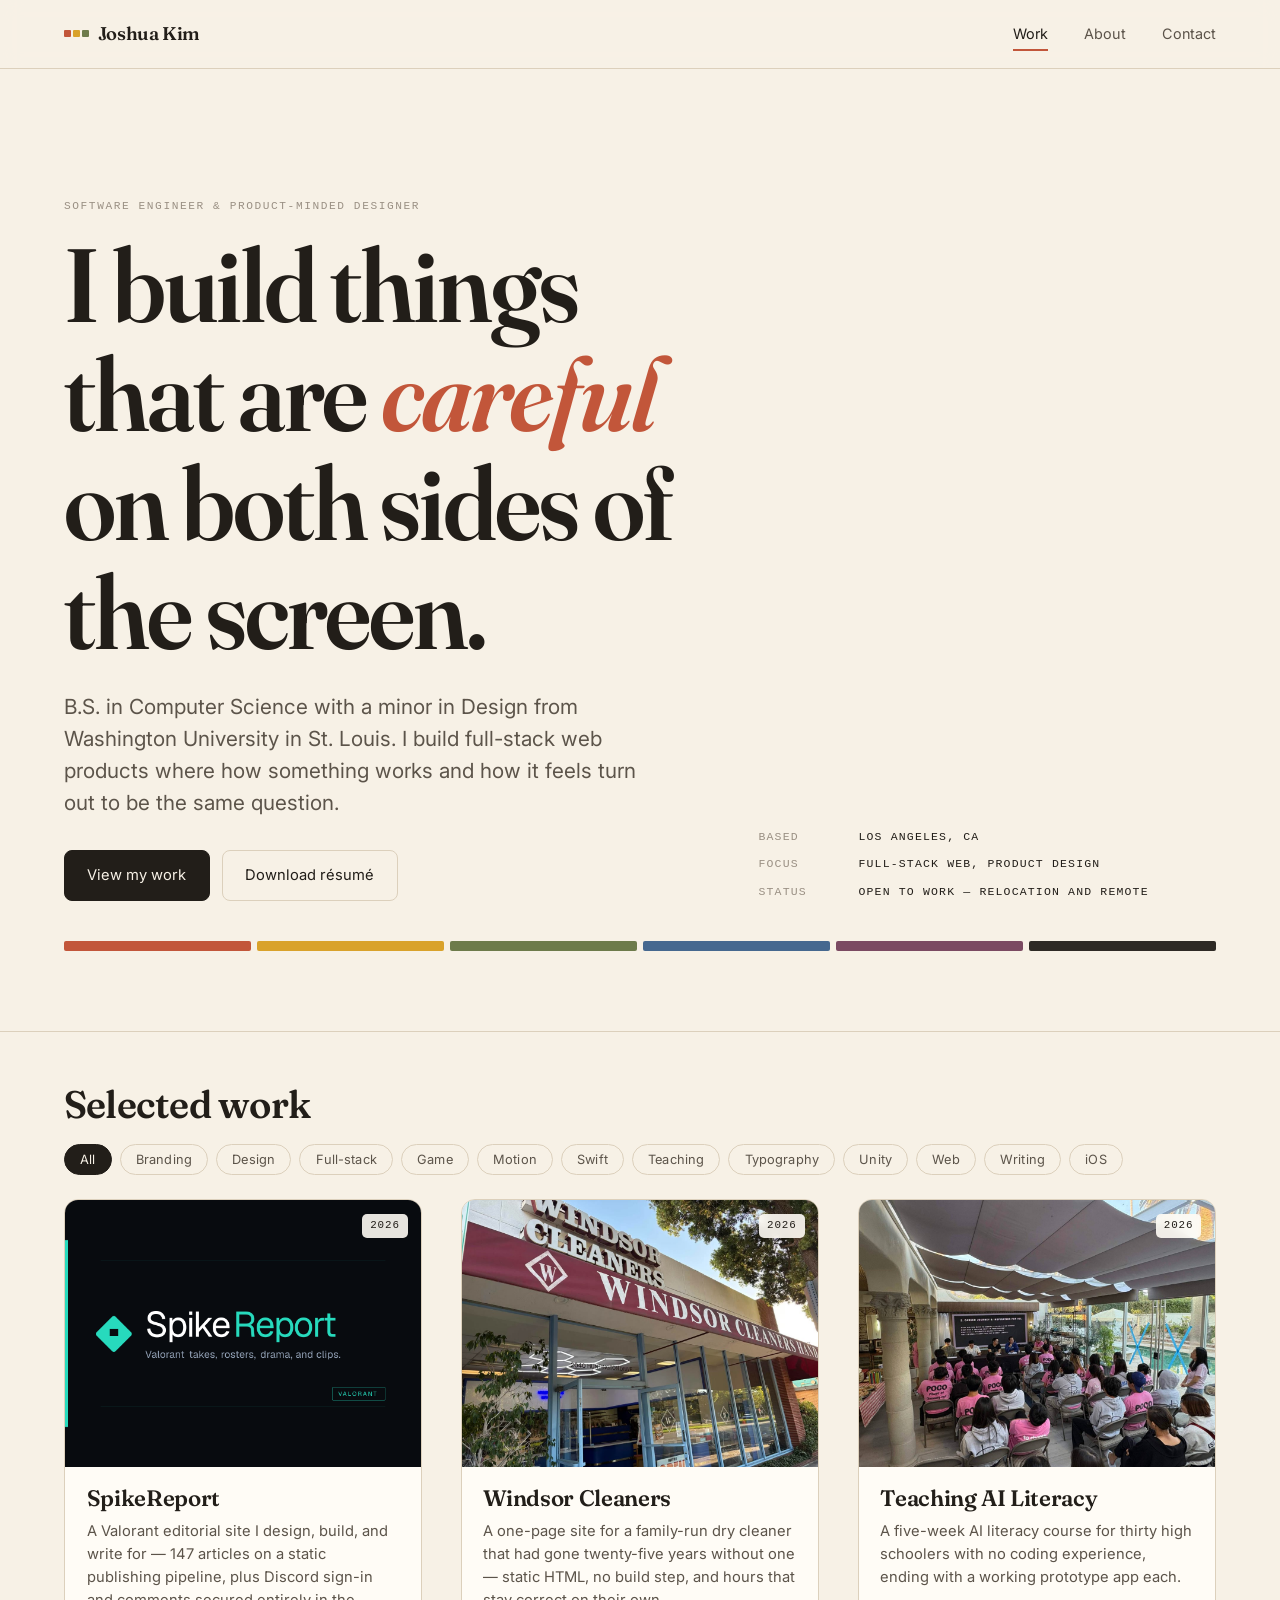
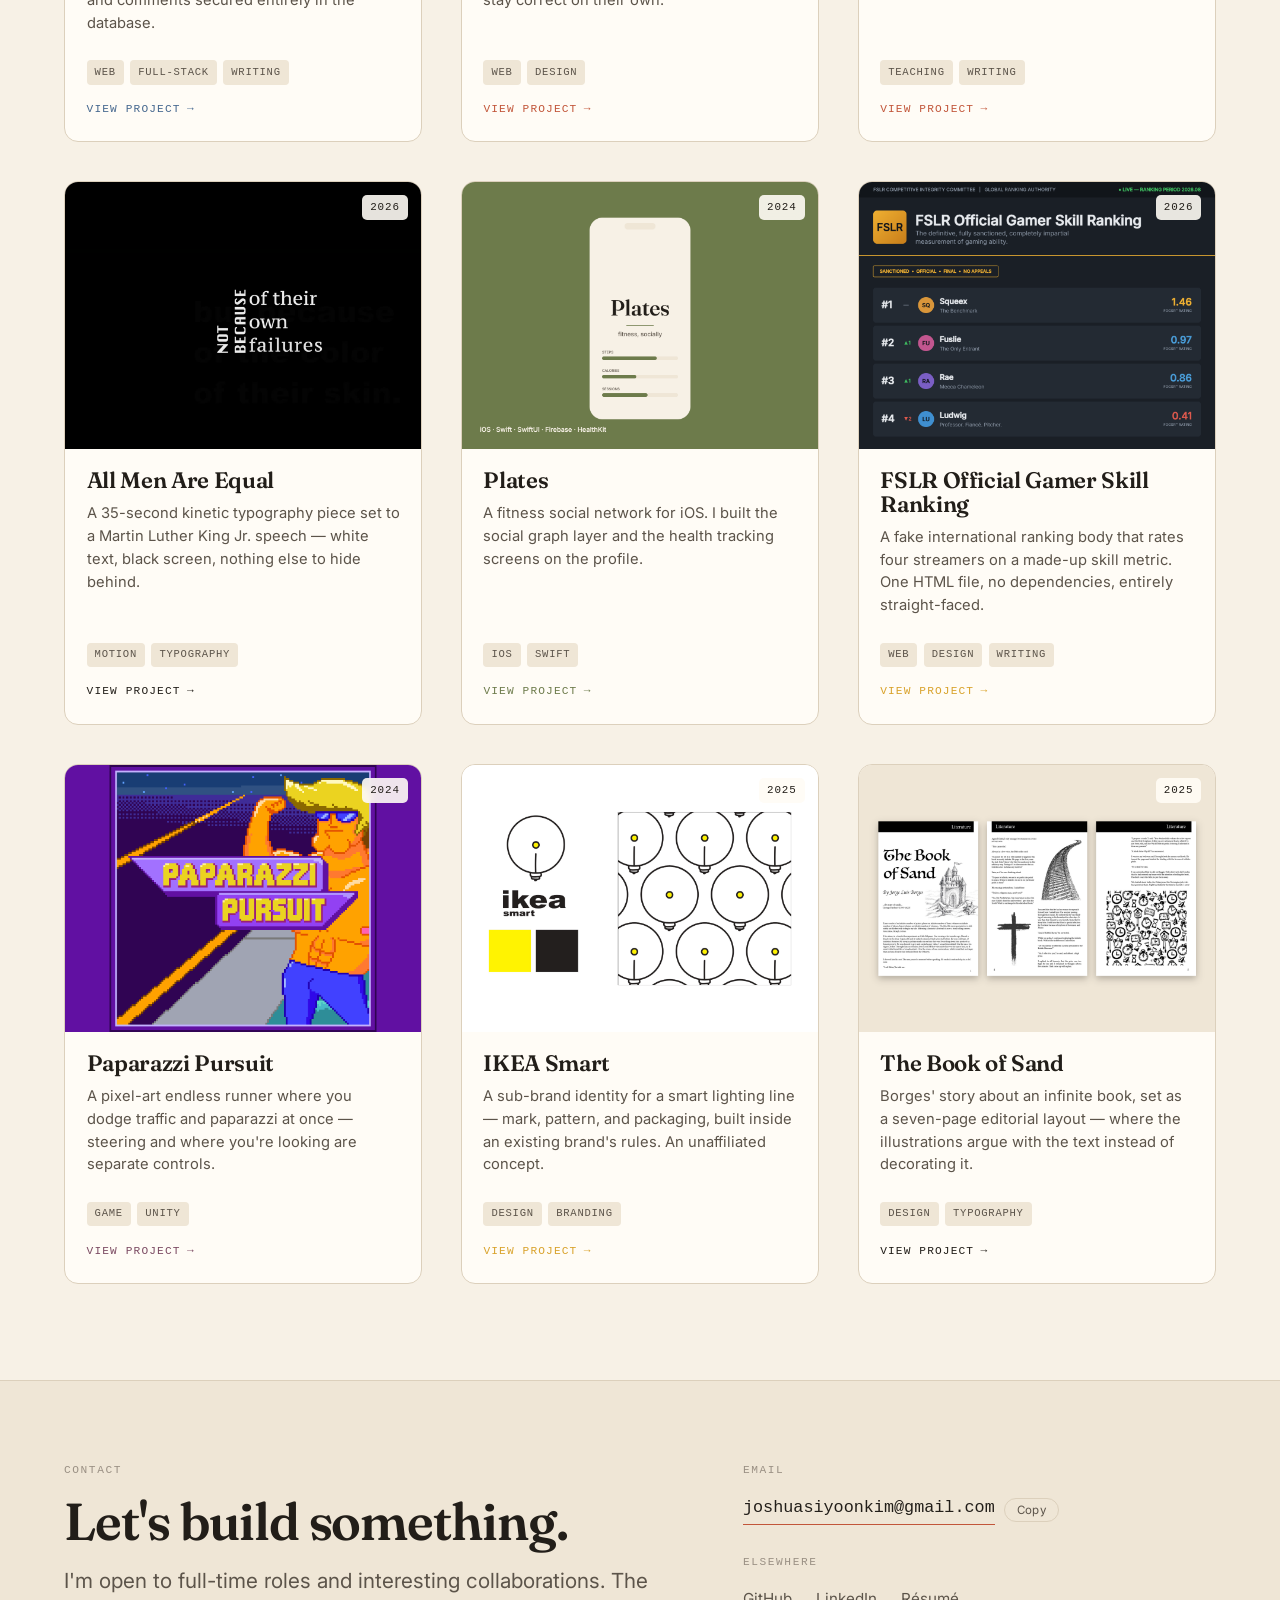
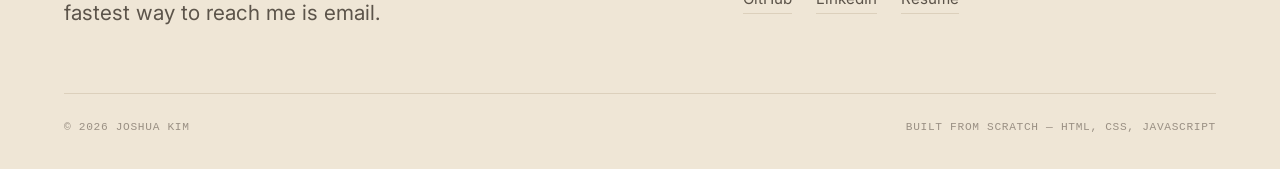
<file: index.html>
<!DOCTYPE html>
<html lang="en">
<head>
  <meta charset="utf-8">
  <meta name="viewport" content="width=device-width, initial-scale=1">
  <title>Joshua Kim — Software Engineer &amp; Designer</title>
  <meta name="description" content="Joshua Kim builds software with a designer's eye. Selected work in web, tools, and visual design.">

  <link rel="canonical" href="https://joshuasiyoonkim.vercel.app/">

  <!-- Social preview — how the link looks pasted into iMessage,
       Slack, LinkedIn, etc. If you move to a custom domain later,
       update the URLs here and in about.html / js/project.js. -->
  <meta property="og:title" content="Joshua Kim — Software Engineer &amp; Designer">
  <meta property="og:description" content="Selected work in web, tools, and visual design.">
  <meta property="og:type" content="website">
  <meta property="og:url" content="https://joshuasiyoonkim.vercel.app/">
  <meta property="og:image" content="https://joshuasiyoonkim.vercel.app/assets/og.png">
  <meta property="og:image:width" content="1200">
  <meta property="og:image:height" content="630">
  <meta name="twitter:card" content="summary_large_image">

  <link rel="icon" href="/assets/favicon.svg" type="image/svg+xml">
  <link rel="preconnect" href="https://fonts.googleapis.com">
  <link rel="preconnect" href="https://fonts.gstatic.com" crossorigin>
  <link href="https://fonts.googleapis.com/css2?family=Fraunces:ital,opsz,wght@0,9..144,400..700;1,9..144,400..700&family=Inter:wght@400;500&display=swap" rel="stylesheet">
  <link rel="stylesheet" href="/css/style.css">
</head>
<body>
  <a class="skip-link" href="#work">Skip to work</a>

  <header class="site-header">
    <div class="wrap">
      <a class="wordmark" href="/">
        <span class="blocks" aria-hidden="true"><i></i><i></i><i></i></span>
        Joshua Kim
      </a>
      <nav class="site-nav">
        <a href="/" aria-current="page">Work</a>
        <a href="/about">About</a>
        <a href="#contact">Contact</a>
      </nav>
    </div>
  </header>

  <main>
    <!-- ---------- Hero ---------- -->
    <section class="hero">
      <div class="wrap">
        <div class="hero-grid">
          <div>
            <p class="eyebrow">Software engineer &amp; product-minded designer</p>
            <h1>I build things that are <em>careful</em> on both sides of the screen.</h1>
            <p class="hero-lede">
              B.S. in Computer Science with a minor in Design from Washington
              University in St. Louis. I build full-stack web products where
              how something works and how it feels turn out to be the same
              question.
            </p>

            <!-- Recruiters often don't scroll. The two things they came for
                 go here, above the fold. -->
            <div class="hero-cta">
              <a class="btn" href="#work">View my work</a>
              <a class="btn secondary" href="/assets/resume.pdf">Download résumé</a>
            </div>
          </div>

          <dl class="hero-meta">
            <div><dt>Based</dt><dd>Los Angeles, CA</dd></div>
            <div><dt>Focus</dt><dd>Full-stack web, product design</dd></div>
            <div><dt>Status</dt><dd>Open to work — relocation and remote</dd></div>
          </dl>
        </div>

        <div class="bar-stack" aria-hidden="true">
          <i></i><i></i><i></i><i></i><i></i><i></i>
        </div>
      </div>
    </section>

    <hr class="rule">

    <!-- ---------- Work grid ---------- -->
    <section id="work">
      <div class="wrap">
        <div class="work-head">
          <h2>Selected work</h2>
          <!-- Filter buttons are generated from your project tags -->
          <div class="filters" id="filters"></div>
        </div>

        <!-- Cards are generated from js/projects.js -->
        <ul class="work-grid" id="work-grid"></ul>
      </div>
    </section>
  </main>

  <!-- ---------- Footer / contact ---------- -->
  <footer class="site-footer" id="contact">
    <div class="wrap">
      <div class="footer-grid">
        <div>
          <p class="eyebrow">Contact</p>
          <h2>Let's build something.</h2>
          <p class="hero-lede">
            I'm open to full-time roles and interesting collaborations.
            The fastest way to reach me is email.
          </p>
        </div>
        <div>
          <p class="eyebrow">Email</p>
          <!-- The address is shown in full on purpose: mailto: does nothing
               for anyone without a mail client set up, and a link labelled
               "Email" gives them no way to find the address at all. -->
          <p class="email-row">
            <a class="email-link" href="mailto:joshuasiyoonkim@gmail.com">joshuasiyoonkim@gmail.com</a>
          </p>

          <p class="eyebrow">Elsewhere</p>
          <div class="contact-links">
            <a href="https://github.com/joshuasiyoonkim" target="_blank" rel="noopener noreferrer">GitHub</a>
            <a href="https://www.linkedin.com/in/joshua-kim-383a74242/" target="_blank" rel="noopener noreferrer">LinkedIn</a>
            <a href="/assets/resume.pdf">Résumé</a>
          </div>
        </div>
      </div>

      <div class="colophon">
        <span>&copy; 2026 Joshua Kim</span>
        <span>Built from scratch — HTML, CSS, JavaScript</span>
      </div>
    </div>
  </footer>

  <script src="/js/projects.js"></script>
  <script src="/js/main.js"></script>
  <script src="/js/contact.js"></script>
</body>
</html>
</file>
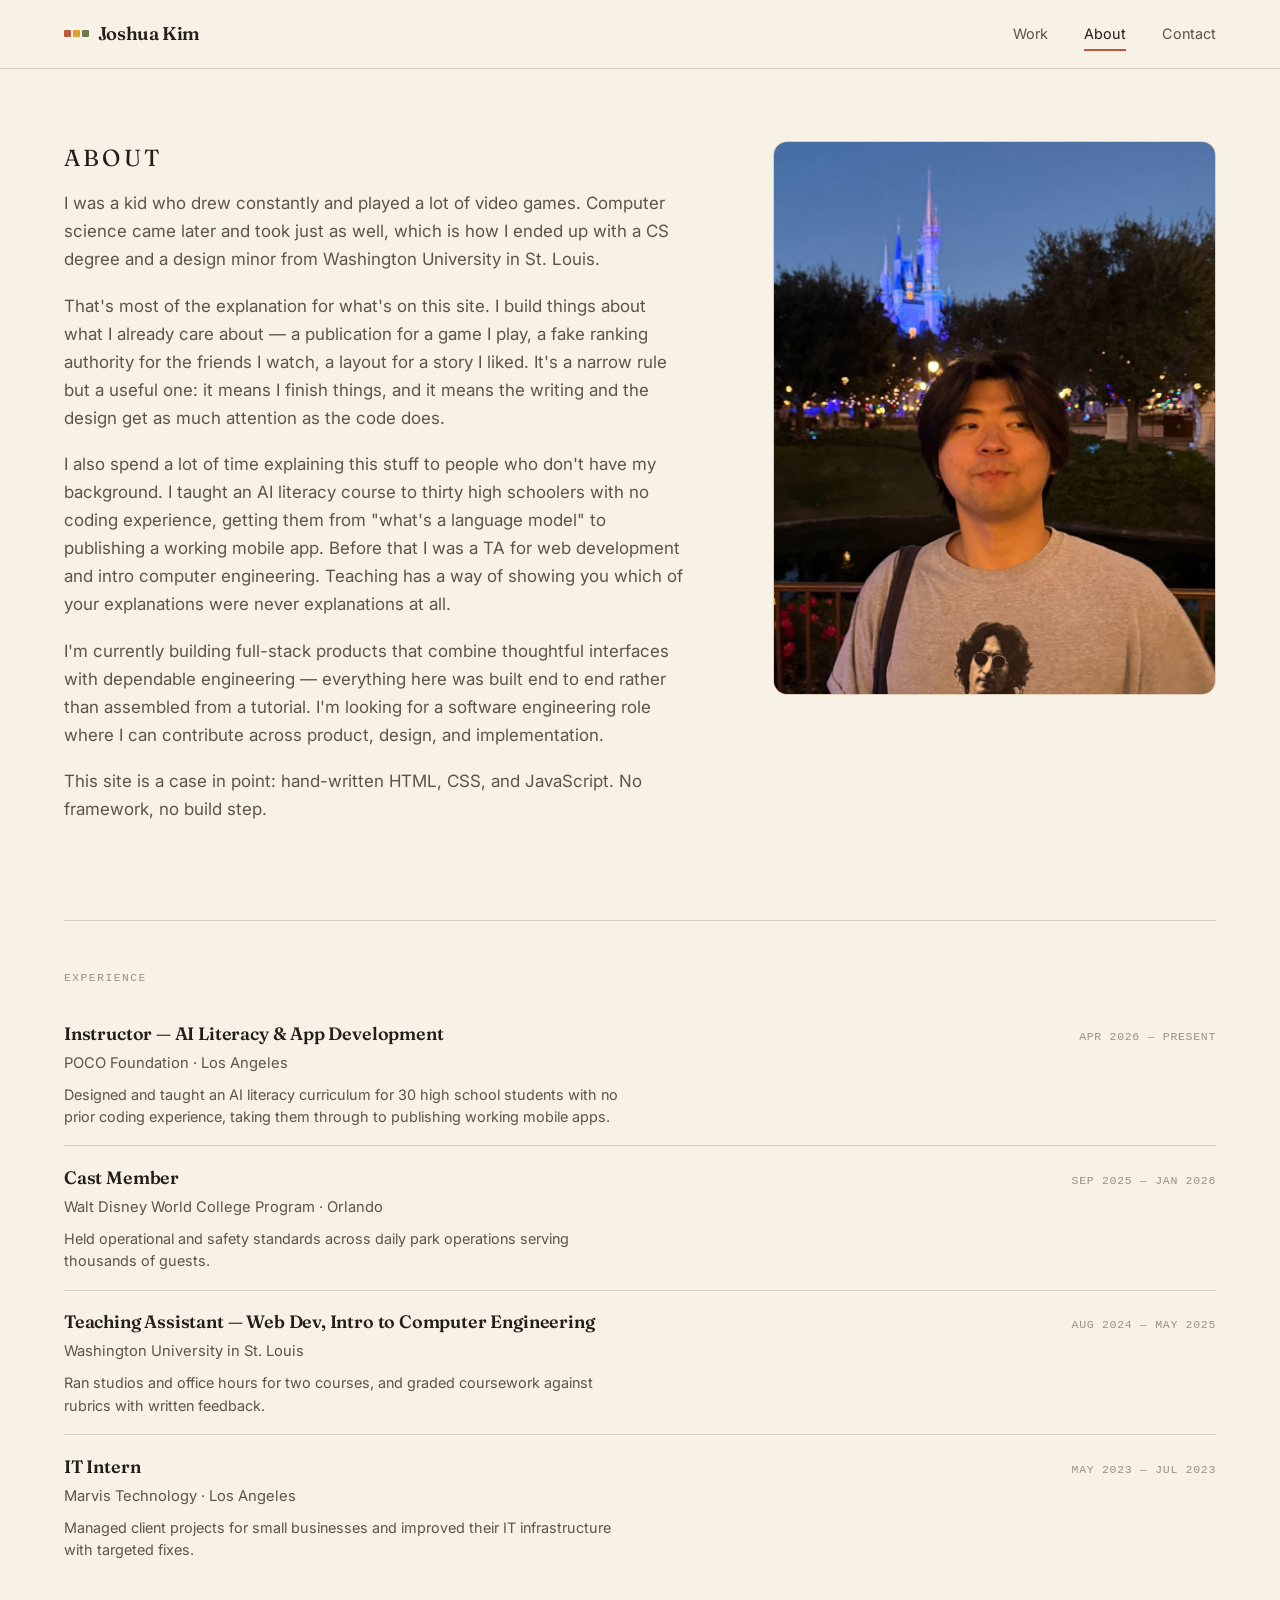
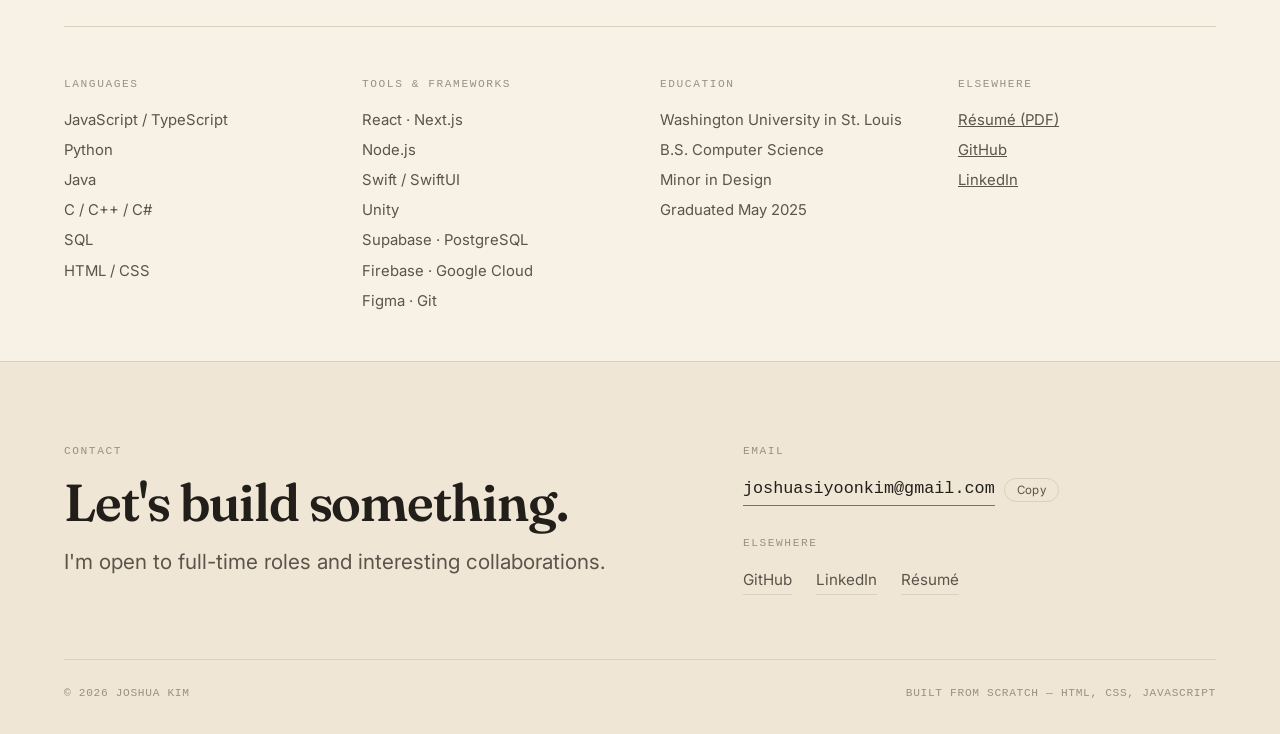
<file: about.html>
<!DOCTYPE html>
<html lang="en">
<head>
  <meta charset="utf-8">
  <meta name="viewport" content="width=device-width, initial-scale=1">
  <title>About — Joshua Kim</title>
  <meta name="description" content="Joshua Kim — computer science graduate with a design minor, building software with an eye for craft.">

  <link rel="canonical" href="https://joshuasiyoonkim.vercel.app/about">

  <meta property="og:title" content="About — Joshua Kim">
  <meta property="og:description" content="Computer science graduate with a design minor, building software with an eye for craft.">
  <meta property="og:type" content="profile">
  <meta property="og:url" content="https://joshuasiyoonkim.vercel.app/about">
  <meta property="og:image" content="https://joshuasiyoonkim.vercel.app/assets/og.png">
  <meta property="og:image:width" content="1200">
  <meta property="og:image:height" content="630">
  <meta name="twitter:card" content="summary_large_image">

  <link rel="icon" href="/assets/favicon.svg" type="image/svg+xml">
  <link rel="preconnect" href="https://fonts.googleapis.com">
  <link rel="preconnect" href="https://fonts.gstatic.com" crossorigin>
  <link href="https://fonts.googleapis.com/css2?family=Fraunces:ital,opsz,wght@0,9..144,400..700;1,9..144,400..700&family=Inter:wght@400;500&display=swap" rel="stylesheet">
  <link rel="stylesheet" href="/css/style.css">
</head>
<body>
  <a class="skip-link" href="#main">Skip to content</a>

  <header class="site-header">
    <div class="wrap">
      <a class="wordmark" href="/">
        <span class="blocks" aria-hidden="true"><i></i><i></i><i></i></span>
        Joshua Kim
      </a>
      <nav class="site-nav">
        <a href="/">Work</a>
        <a href="/about" aria-current="page">About</a>
        <a href="/#contact">Contact</a>
      </nav>
    </div>
  </header>

  <main id="main">
    <div class="wrap">
      <div class="about-layout">
        <div class="about-body">
          <p class="eyebrow">About</p>

          <!-- Written from what Josh actually said about himself. Still his
               to edit — but the shape is: who you are, why the work looks
               the way it does, what you're doing now. The project recap that
               used to live here was cut; the grid already does that job. -->
          <p>
            I was a kid who drew constantly and played a lot of video games.
            Computer science came later and took just as well, which is how I
            ended up with a CS degree and a design minor from Washington
            University in St. Louis.
          </p>
          <p>
            That's most of the explanation for what's on this site. I build
            things about what I already care about — a publication for a game
            I play, a fake ranking authority for the friends I watch, a layout
            for a story I liked. It's a narrow rule but a useful one: it means
            I finish things, and it means the writing and the design get as
            much attention as the code does.
          </p>
          <p>
            I also spend a lot of time explaining this stuff to people who
            don't have my background. I taught an AI literacy course to thirty
            high schoolers with no coding experience, getting them from
            "what's a language model" to publishing a working mobile app. Before
            that I was a TA for web development and intro computer engineering.
            Teaching has a way of showing you which of your explanations were
            never explanations at all.
          </p>
          <p>
            I'm currently building full-stack products that combine thoughtful
            interfaces with dependable engineering — everything here was built
            end to end rather than assembled from a tutorial. I'm looking for a
            software engineering role where I can contribute across product,
            design, and implementation.
          </p>
          <p>
            This site is a case in point: hand-written HTML, CSS, and
            JavaScript. No framework, no build step.
          </p>
        </div>

        <div class="portrait">
          <img src="/assets/portrait.jpg"
               alt="Joshua Kim outside Cinderella Castle at Walt Disney World"
               width="900" height="1125" loading="lazy">
        </div>
      </div>
    </div>

    <div class="wrap">
      <!-- Experience — kept short on purpose. The résumé carries the detail. -->
      <div class="experience">
        <p class="eyebrow">Experience</p>
        <ol class="exp-list">
          <li>
            <span class="exp-role">Instructor — AI Literacy &amp; App Development</span>
            <span class="exp-org">POCO Foundation · Los Angeles</span>
            <span class="exp-when">Apr 2026 — Present</span>
            <span class="exp-note">
              Designed and taught an AI literacy curriculum for 30 high school
              students with no prior coding experience, taking them through to
              publishing working mobile apps.
            </span>
          </li>
          <li>
            <span class="exp-role">Cast Member</span>
            <span class="exp-org">Walt Disney World College Program · Orlando</span>
            <span class="exp-when">Sep 2025 — Jan 2026</span>
            <span class="exp-note">
              Held operational and safety standards across daily park
              operations serving thousands of guests.
            </span>
          </li>
          <li>
            <span class="exp-role">Teaching Assistant — Web Dev, Intro to Computer Engineering</span>
            <span class="exp-org">Washington University in St. Louis</span>
            <span class="exp-when">Aug 2024 — May 2025</span>
            <span class="exp-note">
              Ran studios and office hours for two courses, and graded
              coursework against rubrics with written feedback.
            </span>
          </li>
          <li>
            <span class="exp-role">IT Intern</span>
            <span class="exp-org">Marvis Technology · Los Angeles</span>
            <span class="exp-when">May 2023 — Jul 2023</span>
            <span class="exp-note">
              Managed client projects for small businesses and improved their
              IT infrastructure with targeted fixes.
            </span>
          </li>
        </ol>
      </div>

      <div class="skill-grid">
        <div>
          <p class="eyebrow">Languages</p>
          <ul>
            <li>JavaScript / TypeScript</li>
            <li>Python</li>
            <li>Java</li>
            <li>C / C++ / C#</li>
            <li>SQL</li>
            <li>HTML / CSS</li>
          </ul>
        </div>
        <div>
          <p class="eyebrow">Tools &amp; frameworks</p>
          <ul>
            <li>React · Next.js</li>
            <li>Node.js</li>
            <li>Swift / SwiftUI</li>
            <li>Unity</li>
            <li>Supabase · PostgreSQL</li>
            <li>Firebase · Google Cloud</li>
            <li>Figma · Git</li>
          </ul>
        </div>
        <div>
          <p class="eyebrow">Education</p>
          <ul>
            <li>Washington University in St. Louis</li>
            <li>B.S. Computer Science</li>
            <li>Minor in Design</li>
            <li>Graduated May 2025</li>
          </ul>
        </div>
        <div>
          <p class="eyebrow">Elsewhere</p>
          <ul>
            <li><a href="/assets/resume.pdf">Résumé (PDF)</a></li>
            <li><a href="https://github.com/joshuasiyoonkim" target="_blank" rel="noopener noreferrer">GitHub</a></li>
            <li><a href="https://www.linkedin.com/in/joshua-kim-383a74242/" target="_blank" rel="noopener noreferrer">LinkedIn</a></li>
          </ul>
        </div>
      </div>
    </div>
  </main>

  <footer class="site-footer">
    <div class="wrap">
      <div class="footer-grid">
        <div>
          <p class="eyebrow">Contact</p>
          <h2>Let's build something.</h2>
          <p class="hero-lede">
            I'm open to full-time roles and interesting collaborations.
          </p>
        </div>
        <div>
          <p class="eyebrow">Email</p>
          <p class="email-row">
            <a class="email-link" href="mailto:joshuasiyoonkim@gmail.com">joshuasiyoonkim@gmail.com</a>
          </p>

          <p class="eyebrow">Elsewhere</p>
          <div class="contact-links">
            <a href="https://github.com/joshuasiyoonkim" target="_blank" rel="noopener noreferrer">GitHub</a>
            <a href="https://www.linkedin.com/in/joshua-kim-383a74242/" target="_blank" rel="noopener noreferrer">LinkedIn</a>
            <a href="/assets/resume.pdf">Résumé</a>
          </div>
        </div>
      </div>

      <div class="colophon">
        <span>&copy; 2026 Joshua Kim</span>
        <span>Built from scratch — HTML, CSS, JavaScript</span>
      </div>
    </div>
  </footer>
  <script src="/js/contact.js"></script>
</body>
</html>
</file>
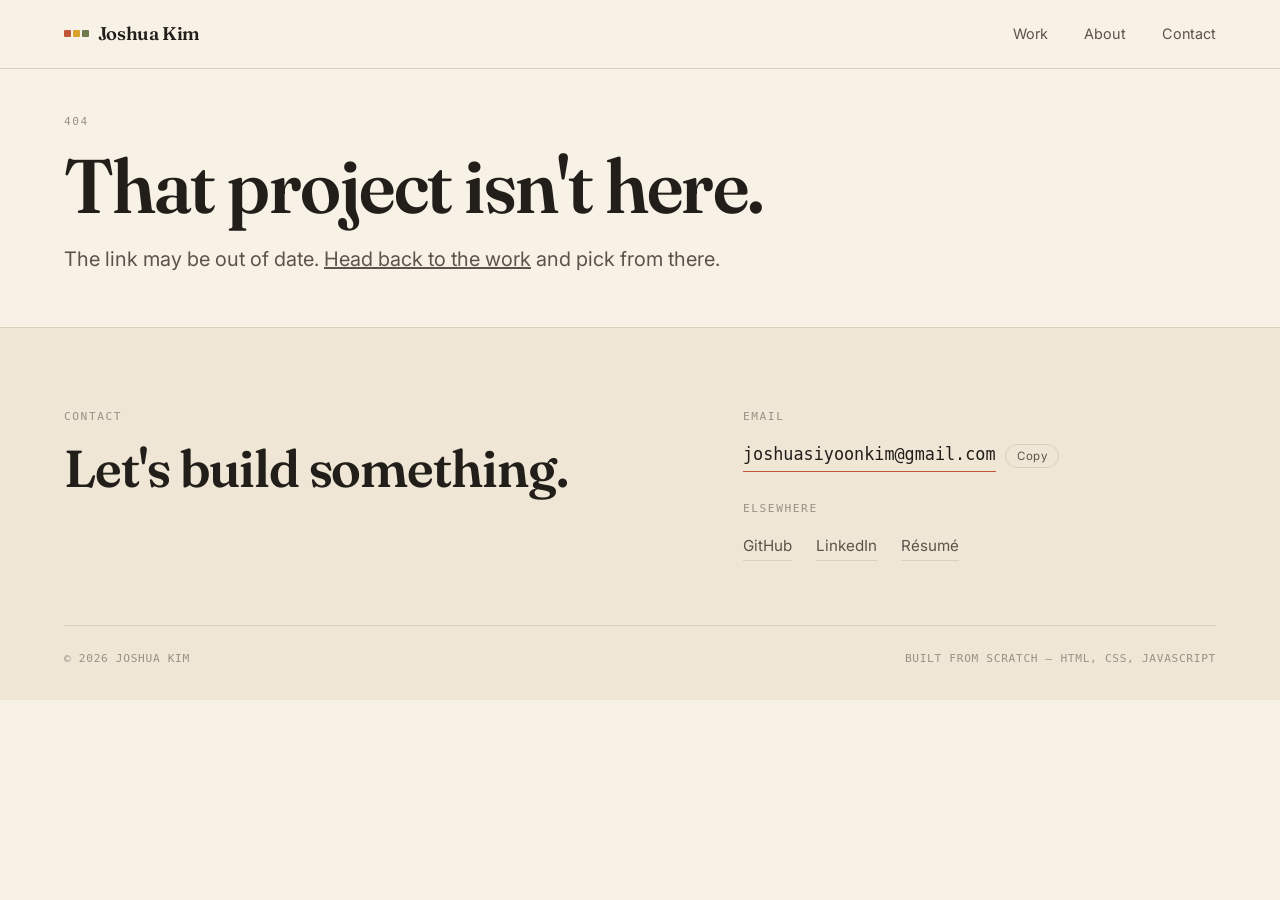
<file: project.html>
<!DOCTYPE html>
<html lang="en">
<head>
  <meta charset="utf-8">
  <meta name="viewport" content="width=device-width, initial-scale=1">
  <!-- js/project.js overwrites the title/description/URLs below with the
       specific project's details. The values here are the fallback for
       anything that doesn't run JavaScript — most social-media link
       scrapers don't — so they say something sensible rather than sitting
       empty. -->
  <title>Project — Joshua Kim</title>
  <meta name="description" content="A project by Joshua Kim — software engineer and designer.">

  <link rel="canonical" href="https://joshuasiyoonkim.vercel.app/">

  <meta property="og:title" content="Joshua Kim — Selected Work">
  <meta property="og:description" content="A project by Joshua Kim — software engineer and designer.">
  <meta property="og:type" content="article">
  <meta property="og:url" content="https://joshuasiyoonkim.vercel.app/">
  <meta property="og:image" content="https://joshuasiyoonkim.vercel.app/assets/og.png">
  <meta property="og:image:width" content="1200">
  <meta property="og:image:height" content="630">
  <meta name="twitter:card" content="summary_large_image">

  <link rel="icon" href="/assets/favicon.svg" type="image/svg+xml">
  <link rel="preconnect" href="https://fonts.googleapis.com">
  <link rel="preconnect" href="https://fonts.gstatic.com" crossorigin>
  <link href="https://fonts.googleapis.com/css2?family=Fraunces:ital,opsz,wght@0,9..144,400..700;1,9..144,400..700&family=Inter:wght@400;500&display=swap" rel="stylesheet">
  <link rel="stylesheet" href="/css/style.css">
</head>
<body>
  <a class="skip-link" href="#project-root">Skip to content</a>

  <header class="site-header">
    <div class="wrap">
      <a class="wordmark" href="/">
        <span class="blocks" aria-hidden="true"><i></i><i></i><i></i></span>
        Joshua Kim
      </a>
      <nav class="site-nav">
        <a href="/">Work</a>
        <a href="/about">About</a>
        <a href="/#contact">Contact</a>
      </nav>
    </div>
  </header>

  <!-- Everything below is generated by js/project.js from the
       project matching the URL, e.g. /work/example-web-app -->
  <main id="project-root"></main>

  <footer class="site-footer">
    <div class="wrap">
      <div class="footer-grid">
        <div>
          <p class="eyebrow">Contact</p>
          <h2>Let's build something.</h2>
        </div>
        <div>
          <p class="eyebrow">Email</p>
          <p class="email-row">
            <a class="email-link" href="mailto:joshuasiyoonkim@gmail.com">joshuasiyoonkim@gmail.com</a>
          </p>

          <p class="eyebrow">Elsewhere</p>
          <div class="contact-links">
            <a href="https://github.com/joshuasiyoonkim" target="_blank" rel="noopener noreferrer">GitHub</a>
            <a href="https://www.linkedin.com/in/joshua-kim-383a74242/" target="_blank" rel="noopener noreferrer">LinkedIn</a>
            <a href="/assets/resume.pdf">Résumé</a>
          </div>
        </div>
      </div>

      <div class="colophon">
        <span>&copy; 2026 Joshua Kim</span>
        <span>Built from scratch — HTML, CSS, JavaScript</span>
      </div>
    </div>
  </footer>

  <script src="/js/projects.js"></script>
  <script src="/js/project.js"></script>
  <script src="/js/contact.js"></script>
</body>
</html>
</file>
<file: css/style.css>
/* ============================================================
   Joshua Kim — portfolio
   Warm & graphic: cream ground, color blocks, serif/sans pairing.

   Sections of this file:
     1.  Tokens (colors, type, spacing)
     2.  Base / reset
     3.  Layout helpers
     4.  Header + nav
     5.  Hero
     6.  Filters
     7.  Work grid
     8.  Project detail page
     9.  About page
     10. Footer
     11. Responsive
   ============================================================ */

/* ---------- 1. Tokens -------------------------------------- */
:root {
  /* Ground + ink */
  --paper:        #F7F1E6;
  --paper-2:      #EFE6D6;
  --card:         #FFFCF6;
  --ink:          #221E19;
  --ink-soft:     #5C544A;
  --ink-faint:    #9A9084;
  --rule:         #DCD0BC;

  /* Accent family — used for project color blocks */
  --clay:         #C2563A;
  --olive:        #6D7B4B;
  --mustard:      #D9A22B;
  --plum:         #7B4A62;
  --sky:          #46688F;
  --ink-accent:   #2E2A25;

  /* The site-wide primary accent */
  --accent:       var(--clay);
  --accent-ink:   #FFFCF6;

  /* Type */
  --display: "Fraunces", "Iowan Old Style", Georgia, serif;
  --sans: "Inter", -apple-system, BlinkMacSystemFont, "Segoe UI", Roboto, sans-serif;
  --mono: "SFMono-Regular", ui-monospace, Menlo, Consolas, monospace;

  /* Spacing */
  --gap: 1.5rem;
  --pad-page: clamp(1.25rem, 5vw, 4.5rem);
  --max: 1280px;

  /* Motion */
  --ease: cubic-bezier(0.2, 0.7, 0.3, 1);
}

@media (prefers-color-scheme: dark) {
  :root {
    --paper:      #17150F;
    --paper-2:    #201D16;
    --card:       #221E17;
    --ink:        #F2EADC;
    --ink-soft:   #B8AE9D;
    --ink-faint:  #7C7264;
    --rule:       #38322A;

    --clay:       #D96C4C;
    --olive:      #8B9A63;
    --mustard:    #E2AF43;
    --plum:       #9C6180;
    --sky:        #6389B5;
    --ink-accent: #E8E0D2;

    --accent-ink: #17150F;
  }
}

/* ---------- 2. Base ---------------------------------------- */
*, *::before, *::after { box-sizing: border-box; }

html { -webkit-text-size-adjust: 100%; scroll-behavior: smooth; }

body {
  margin: 0;
  background: var(--paper);
  color: var(--ink);
  font-family: var(--sans);
  font-size: 1rem;
  line-height: 1.65;
  -webkit-font-smoothing: antialiased;
  text-rendering: optimizeLegibility;
}

h1, h2, h3, h4 {
  font-family: var(--display);
  font-weight: 600;
  line-height: 1.05;
  letter-spacing: -0.02em;
  margin: 0;
  font-variation-settings: "SOFT" 20, "WONK" 1;
}

p { margin: 0 0 1.1em; }
p:last-child { margin-bottom: 0; }

a { color: inherit; }

img { max-width: 100%; height: auto; display: block; }

::selection { background: var(--accent); color: var(--accent-ink); }

:focus-visible {
  outline: 2px solid var(--accent);
  outline-offset: 3px;
  border-radius: 2px;
}

.skip-link {
  position: absolute;
  left: -9999px;
  top: 0;
  background: var(--ink);
  color: var(--paper);
  padding: 0.75rem 1.25rem;
  z-index: 100;
}
.skip-link:focus { left: 0; }

/* ---------- 3. Layout -------------------------------------- */
.wrap {
  width: 100%;
  max-width: var(--max);
  margin-inline: auto;
  padding-inline: var(--pad-page);
}

.rule {
  border: 0;
  border-top: 1px solid var(--rule);
  margin: 0;
}

/* Small mono label used above section headings */
.eyebrow {
  font-family: var(--mono);
  font-size: 0.7rem;
  letter-spacing: 0.14em;
  text-transform: uppercase;
  color: var(--ink-faint);
  margin: 0 0 0.9rem;
}

/* ---------- 4. Header -------------------------------------- */
.site-header {
  position: sticky;
  top: 0;
  z-index: 50;
  background: color-mix(in srgb, var(--paper) 88%, transparent);
  backdrop-filter: blur(10px);
  border-bottom: 1px solid var(--rule);
}

.site-header .wrap {
  display: flex;
  align-items: center;
  justify-content: space-between;
  gap: var(--gap);
  min-height: 68px;
}

.wordmark {
  font-family: var(--display);
  font-size: 1.15rem;
  font-weight: 600;
  letter-spacing: -0.02em;
  text-decoration: none;
  display: inline-flex;
  align-items: center;
  gap: 0.55rem;
}

/* The little stacked color squares next to the name */
.wordmark .blocks {
  display: inline-grid;
  grid-template-columns: repeat(3, 7px);
  gap: 2px;
}
.wordmark .blocks i { display: block; height: 7px; border-radius: 1px; }
.wordmark .blocks i:nth-child(1) { background: var(--clay); }
.wordmark .blocks i:nth-child(2) { background: var(--mustard); }
.wordmark .blocks i:nth-child(3) { background: var(--olive); }

.site-nav {
  display: flex;
  align-items: center;
  gap: clamp(1rem, 3vw, 2.25rem);
  font-size: 0.9rem;
}

.site-nav a {
  text-decoration: none;
  color: var(--ink-soft);
  padding-block: 0.4rem;
  position: relative;
  transition: color 0.2s var(--ease);
}
.site-nav a::after {
  content: "";
  position: absolute;
  left: 0; right: 0; bottom: 0.1rem;
  height: 1.5px;
  background: var(--accent);
  transform: scaleX(0);
  transform-origin: left;
  transition: transform 0.28s var(--ease);
}
.site-nav a:hover { color: var(--ink); }
.site-nav a:hover::after,
.site-nav a[aria-current="page"]::after { transform: scaleX(1); }
.site-nav a[aria-current="page"] { color: var(--ink); }

/* ---------- 5. Hero ---------------------------------------- */
.hero {
  padding-block: clamp(3.5rem, 11vw, 8rem) clamp(2.5rem, 7vw, 5rem);
}

.hero-grid {
  display: grid;
  grid-template-columns: minmax(0, 1.35fr) minmax(0, 1fr);
  gap: clamp(2rem, 6vw, 5rem);
  align-items: end;
}

.hero h1 {
  font-size: clamp(2.75rem, 9vw, 6.5rem);
  margin-bottom: 1.5rem;
}

/* The accent word inside the headline */
.hero h1 em {
  font-style: italic;
  color: var(--accent);
}

.hero-lede {
  font-size: clamp(1.05rem, 1.9vw, 1.3rem);
  color: var(--ink-soft);
  max-width: 46ch;
  line-height: 1.55;
}

/* Primary calls to action, kept above the fold */
.hero-cta {
  display: flex;
  flex-wrap: wrap;
  gap: 0.75rem;
  margin-top: 1.9rem;
}
.hero-cta .btn {
  justify-content: center;
  padding: 0.78rem 1.4rem;
  font-size: 0.92rem;
}

.hero-meta {
  font-family: var(--mono);
  font-size: 0.72rem;
  letter-spacing: 0.1em;
  text-transform: uppercase;
  color: var(--ink-faint);
  display: grid;
  gap: 0.55rem;
  margin: 0;
}
.hero-meta > div { display: flex; gap: 0.75rem; }
.hero-meta dt { color: var(--ink-faint); min-width: 5.5rem; margin: 0; }
.hero-meta dd { color: var(--ink); margin: 0; }

/* Decorative stack of color bars */
.bar-stack {
  display: grid;
  grid-template-columns: repeat(6, 1fr);
  gap: 6px;
  height: 10px;
  margin-top: 2.5rem;
}
.bar-stack i { display: block; border-radius: 2px; }
.bar-stack i:nth-child(1) { background: var(--clay); }
.bar-stack i:nth-child(2) { background: var(--mustard); }
.bar-stack i:nth-child(3) { background: var(--olive); }
.bar-stack i:nth-child(4) { background: var(--sky); }
.bar-stack i:nth-child(5) { background: var(--plum); }
.bar-stack i:nth-child(6) { background: var(--ink-accent); }

/* ---------- 6. Filters ------------------------------------- */
.work-head {
  display: flex;
  flex-wrap: wrap;
  align-items: baseline;
  justify-content: space-between;
  gap: 1.25rem;
  padding-block: clamp(2rem, 5vw, 3.25rem) 1.5rem;
}

.work-head h2 {
  font-size: clamp(1.6rem, 3.5vw, 2.4rem);
}

.filters {
  display: flex;
  flex-wrap: wrap;
  gap: 0.5rem;
}

.filter {
  font-family: var(--sans);
  font-size: 0.8rem;
  letter-spacing: 0.01em;
  color: var(--ink-soft);
  background: transparent;
  border: 1px solid var(--rule);
  border-radius: 999px;
  padding: 0.42rem 0.95rem;
  cursor: pointer;
  transition: color 0.2s var(--ease), background 0.2s var(--ease),
              border-color 0.2s var(--ease);
}
.filter:hover {
  border-color: var(--ink-faint);
  color: var(--ink);
}
.filter[aria-pressed="true"] {
  background: var(--ink);
  border-color: var(--ink);
  color: var(--paper);
}

/* ---------- 7. Work grid ----------------------------------- */
.work-grid {
  display: grid;
  grid-template-columns: repeat(auto-fill, minmax(min(100%, 330px), 1fr));
  gap: clamp(1.5rem, 3vw, 2.5rem);
  padding: 0 0 clamp(3rem, 8vw, 6rem);
  list-style: none;
  margin: 0;
}

.card {
  position: relative;
  display: flex;
  flex-direction: column;
  background: var(--card);
  border: 1px solid var(--rule);
  border-radius: 14px;
  overflow: hidden;
  transition: transform 0.35s var(--ease), box-shadow 0.35s var(--ease),
              border-color 0.35s var(--ease);
}

.card:hover {
  transform: translateY(-5px);
  border-color: color-mix(in srgb, var(--card-accent, var(--clay)) 45%, var(--rule));
  box-shadow: 0 14px 34px -18px color-mix(in srgb, var(--ink) 55%, transparent);
}

/* The whole card is clickable via a stretched link on the title */
.card-link::after {
  content: "";
  position: absolute;
  inset: 0;
  z-index: 1;
}

.card-media {
  position: relative;
  aspect-ratio: 4 / 3;
  background: var(--card-accent, var(--clay));
  overflow: hidden;
}
.card-media img {
  width: 100%;
  height: 100%;
  object-fit: cover;
  transition: transform 0.5s var(--ease);
}
.card:hover .card-media img { transform: scale(1.035); }

.card-year {
  position: absolute;
  top: 0.85rem;
  right: 0.85rem;
  font-family: var(--mono);
  font-size: 0.68rem;
  letter-spacing: 0.08em;
  background: color-mix(in srgb, var(--card) 90%, transparent);
  color: var(--ink);
  padding: 0.22rem 0.5rem;
  border-radius: 5px;
  backdrop-filter: blur(4px);
}

.card-body {
  padding: 1.25rem 1.35rem 1.45rem;
  display: flex;
  flex-direction: column;
  gap: 0.6rem;
  flex: 1;
}

.card-body h3 {
  font-size: 1.4rem;
  letter-spacing: -0.015em;
}
.card-body h3 a { text-decoration: none; }

.card-summary {
  color: var(--ink-soft);
  font-size: 0.92rem;
  line-height: 1.55;
  flex: 1;
}

/* This is a <ul>, so the UA default list padding and markers have to go —
   without the reset the tags sit 40px right of the title and summary. */
.tag-row {
  list-style: none;
  margin: 0;
  padding: 0;
  display: flex;
  flex-wrap: wrap;
  gap: 0.4rem;
}

.tag {
  font-family: var(--mono);
  font-size: 0.66rem;
  letter-spacing: 0.07em;
  text-transform: uppercase;
  color: var(--ink-soft);
  background: var(--paper-2);
  border-radius: 4px;
  padding: 0.22rem 0.5rem;
}

.card-cta {
  font-family: var(--mono);
  font-size: 0.7rem;
  letter-spacing: 0.1em;
  text-transform: uppercase;
  color: var(--card-accent, var(--clay));
  display: inline-flex;
  align-items: center;
  gap: 0.4rem;
  margin-top: 0.35rem;
}
.card-cta span { transition: transform 0.3s var(--ease); }
.card:hover .card-cta span { transform: translateX(4px); }

/* Shown when a filter matches nothing */
.empty {
  grid-column: 1 / -1;
  text-align: center;
  padding: 4rem 1rem;
  color: var(--ink-faint);
  font-family: var(--mono);
  font-size: 0.85rem;
  letter-spacing: 0.06em;
}

/* ---------- 8. Project detail ------------------------------ */
.back-link {
  display: inline-flex;
  align-items: center;
  gap: 0.5rem;
  font-family: var(--mono);
  font-size: 0.72rem;
  letter-spacing: 0.1em;
  text-transform: uppercase;
  color: var(--ink-soft);
  text-decoration: none;
  padding-block: clamp(1.75rem, 4vw, 3rem) 0;
  transition: color 0.2s var(--ease);
}
.back-link:hover { color: var(--accent); }
.back-link span { transition: transform 0.25s var(--ease); }
.back-link:hover span { transform: translateX(-3px); }

.project-head {
  padding-block: clamp(1.5rem, 4vw, 2.75rem) clamp(2rem, 5vw, 3.25rem);
}

.project-head h1 {
  font-size: clamp(2.25rem, 7vw, 4.75rem);
  margin-bottom: 1.1rem;
}

.project-overview {
  font-size: clamp(1.05rem, 1.8vw, 1.25rem);
  color: var(--ink-soft);
  max-width: 60ch;
  line-height: 1.6;
}

/* Matches the 4:3 the covers are authored at. At 16/9 the hero cropped
   roughly 225px off every cover — fine for photographs, but it was
   cutting labels off the ones that carry type. */
.project-hero {
  aspect-ratio: 4 / 3;
  max-height: 78vh;
  border-radius: 16px;
  overflow: hidden;
  background: var(--project-accent, var(--clay));
  border: 1px solid var(--rule);
}
.project-hero img { width: 100%; height: 100%; object-fit: contain; }

.project-layout {
  display: grid;
  grid-template-columns: minmax(0, 1fr) 250px;
  gap: clamp(2.5rem, 6vw, 5rem);
  align-items: start;
  padding-block: clamp(2.5rem, 6vw, 4.5rem) clamp(3rem, 8vw, 6rem);
}

.project-section { margin-bottom: clamp(2.5rem, 5vw, 3.75rem); }
.project-section:last-child { margin-bottom: 0; }

.project-section h2 {
  font-size: clamp(1.4rem, 2.8vw, 2rem);
  margin-bottom: 0.9rem;
}

.project-section p {
  color: var(--ink-soft);
  max-width: 68ch;
  font-size: 1.02rem;
}

.project-section figure { margin: 1.75rem 0 0; }
.project-section figure img,
.project-section figure video {
  width: 100%;
  border-radius: 12px;
  border: 1px solid var(--rule);
  background: var(--paper-2);
}

.project-section figure video {
  display: block;
  background: #000;      /* matches letterboxing on dark footage */
  aspect-ratio: 16 / 9;
}
.project-section figcaption {
  font-family: var(--mono);
  font-size: 0.72rem;
  letter-spacing: 0.04em;
  color: var(--ink-faint);
  margin-top: 0.7rem;
}

/* Sidebar */
.project-aside {
  position: sticky;
  top: 92px;
  display: grid;
  gap: 1.75rem;
  font-size: 0.9rem;
}

.aside-block h3 {
  font-family: var(--mono);
  font-size: 0.68rem;
  font-weight: 500;
  letter-spacing: 0.14em;
  text-transform: uppercase;
  color: var(--ink-faint);
  margin-bottom: 0.6rem;
}

.aside-block p { color: var(--ink); font-size: 0.95rem; }

.stack-list {
  list-style: none;
  margin: 0;
  padding: 0;
  display: flex;
  flex-wrap: wrap;
  gap: 0.4rem;
}

.btn-row { display: grid; gap: 0.6rem; }

.btn {
  display: inline-flex;
  align-items: center;
  justify-content: space-between;
  gap: 0.75rem;
  padding: 0.7rem 1rem;
  border-radius: 8px;
  border: 1px solid var(--ink);
  background: var(--ink);
  color: var(--paper);
  text-decoration: none;
  font-size: 0.88rem;
  transition: color 0.22s var(--ease), background 0.22s var(--ease),
              border-color 0.22s var(--ease);
}
.btn:hover { background: var(--accent); border-color: var(--accent); color: var(--accent-ink); }

.btn.secondary {
  background: transparent;
  color: var(--ink);
  border-color: var(--rule);
}
.btn.secondary:hover {
  background: transparent;
  border-color: var(--accent);
  color: var(--accent);
}

/* Prev / next project navigation */
.project-nav {
  display: grid;
  grid-template-columns: 1fr 1fr;
  gap: 1px;
  background: var(--rule);
  border-block: 1px solid var(--rule);
}
.project-nav a {
  background: var(--paper);
  padding: clamp(1.5rem, 4vw, 2.5rem) var(--pad-page);
  text-decoration: none;
  transition: background 0.25s var(--ease);
}
.project-nav a:hover { background: var(--paper-2); }
.project-nav .dir {
  font-family: var(--mono);
  font-size: 0.68rem;
  letter-spacing: 0.12em;
  text-transform: uppercase;
  color: var(--ink-faint);
  display: block;
  margin-bottom: 0.4rem;
}
.project-nav .name {
  font-family: var(--display);
  font-size: clamp(1.1rem, 2.2vw, 1.5rem);
  font-weight: 600;
}
.project-nav a.next { text-align: right; }
.project-nav a.is-empty { pointer-events: none; opacity: 0.35; }

/* ---------- 9. About --------------------------------------- */
.about-layout {
  display: grid;
  grid-template-columns: minmax(0, 1.4fr) minmax(0, 1fr);
  gap: clamp(2.5rem, 7vw, 5.5rem);
  padding-block: clamp(2.5rem, 6vw, 4.5rem) clamp(3rem, 8vw, 6rem);
  align-items: start;
}

.about-body p {
  font-size: 1.06rem;
  color: var(--ink-soft);
  max-width: 62ch;
}
.about-body p:first-of-type {
  font-size: clamp(1.15rem, 2.2vw, 1.45rem);
  color: var(--ink);
  line-height: 1.5;
  font-family: var(--display);
  font-weight: 400;
}

.portrait {
  border-radius: 14px;
  overflow: hidden;
  border: 1px solid var(--rule);
  background: var(--paper-2);
  aspect-ratio: 4 / 5;
}
.portrait img { width: 100%; height: 100%; object-fit: cover; }

/* Experience list */
.experience {
  padding-block: clamp(2rem, 5vw, 3rem);
  border-top: 1px solid var(--rule);
}

.exp-list {
  list-style: none;
  margin: 0;
  padding: 0;
  display: grid;
  gap: 0;
}

.exp-list li {
  display: grid;
  grid-template-columns: minmax(0, 1fr) auto;
  gap: 0.15rem 1.5rem;
  padding-block: 1.05rem;
  border-bottom: 1px solid var(--rule);
  align-items: baseline;
}
.exp-list li:last-child { border-bottom: 0; }

.exp-role {
  font-family: var(--display);
  font-size: 1.12rem;
  font-weight: 600;
  letter-spacing: -0.01em;
  grid-column: 1;
}

.exp-org {
  color: var(--ink-soft);
  font-size: 0.92rem;
  grid-column: 1;
}

.exp-note {
  grid-column: 1;
  color: var(--ink-soft);
  font-size: 0.9rem;
  line-height: 1.55;
  max-width: 62ch;
  margin-top: 0.4rem;
}

.exp-when {
  grid-column: 2;
  grid-row: 1 / span 3;
  font-family: var(--mono);
  font-size: 0.72rem;
  letter-spacing: 0.06em;
  text-transform: uppercase;
  color: var(--ink-faint);
  white-space: nowrap;
}

@media (max-width: 560px) {
  .exp-list li { grid-template-columns: minmax(0, 1fr); }
  .exp-when { grid-column: 1; grid-row: auto; margin-top: 0.35rem; }
}

.skill-grid {
  display: grid;
  grid-template-columns: repeat(auto-fit, minmax(180px, 1fr));
  gap: 2rem 2.5rem;
  padding-block: clamp(2rem, 5vw, 3rem);
  border-top: 1px solid var(--rule);
}
.skill-grid ul {
  list-style: none;
  margin: 0;
  padding: 0;
  display: grid;
  gap: 0.35rem;
  color: var(--ink-soft);
  font-size: 0.93rem;
}

/* ---------- 10. Footer ------------------------------------- */
.site-footer {
  border-top: 1px solid var(--rule);
  background: var(--paper-2);
  padding-block: clamp(3rem, 7vw, 5rem) 2rem;
}

.footer-grid {
  display: grid;
  grid-template-columns: minmax(0, 1.3fr) minmax(0, 1fr);
  gap: clamp(2rem, 5vw, 4rem);
  align-items: start;
}

.footer-grid h2 {
  font-size: clamp(1.9rem, 5vw, 3.25rem);
  margin-bottom: 1rem;
}

/* Email — shown in full, with an optional copy button added by
   js/contact.js. Works without JavaScript; the button just won't appear. */
.email-row {
  display: flex;
  align-items: center;
  flex-wrap: wrap;
  gap: 0.6rem;
  margin: 0 0 1.75rem;
}

.email-link {
  font-family: var(--mono);
  font-size: clamp(0.9rem, 1.6vw, 1.05rem);
  color: var(--ink);
  text-decoration: none;
  border-bottom: 1px solid var(--accent);
  padding-bottom: 2px;
  word-break: break-all;
  transition: color 0.2s var(--ease);
}
.email-link:hover { color: var(--accent); }

.copy-btn {
  font-family: var(--sans);
  font-size: 0.72rem;
  letter-spacing: 0.04em;
  color: var(--ink-soft);
  background: transparent;
  border: 1px solid var(--rule);
  border-radius: 999px;
  padding: 0.25rem 0.7rem;
  cursor: pointer;
  white-space: nowrap;
  transition: color 0.2s var(--ease), border-color 0.2s var(--ease),
              background 0.2s var(--ease);
}
.copy-btn:hover {
  color: var(--ink);
  border-color: var(--ink-faint);
}
.copy-btn.is-copied {
  background: var(--accent);
  border-color: var(--accent);
  color: var(--accent-ink);
}

.contact-links {
  display: flex;
  flex-wrap: wrap;
  gap: 1.5rem;
  font-size: 0.95rem;
}
.contact-links a {
  color: var(--ink-soft);
  text-decoration: none;
  border-bottom: 1px solid var(--rule);
  padding-bottom: 2px;
  transition: color 0.2s var(--ease), border-color 0.2s var(--ease);
}
.contact-links a:hover { color: var(--accent); border-color: var(--accent); }

.colophon {
  margin-top: clamp(2.5rem, 6vw, 4rem);
  padding-top: 1.5rem;
  border-top: 1px solid var(--rule);
  display: flex;
  flex-wrap: wrap;
  justify-content: space-between;
  gap: 1rem;
  font-family: var(--mono);
  font-size: 0.7rem;
  letter-spacing: 0.06em;
  color: var(--ink-faint);
  text-transform: uppercase;
}

/* ---------- 11. Responsive --------------------------------- */
@media (max-width: 900px) {
  .hero-grid,
  .project-layout,
  .about-layout,
  .footer-grid {
    grid-template-columns: minmax(0, 1fr);
  }
  .project-aside {
    position: static;
    grid-template-columns: repeat(auto-fit, minmax(160px, 1fr));
    padding-top: 2rem;
    border-top: 1px solid var(--rule);
  }
  .about-layout .portrait { max-width: 320px; }
}

@media (max-width: 600px) {
  .site-nav { gap: 1.1rem; font-size: 0.85rem; }
  .work-head { flex-direction: column; align-items: flex-start; }
  .project-nav { grid-template-columns: 1fr; }
  .project-nav a.next { text-align: left; }
}

@media (prefers-reduced-motion: reduce) {
  *, *::before, *::after {
    animation-duration: 0.01ms !important;
    transition-duration: 0.01ms !important;
    scroll-behavior: auto !important;
  }
  .card:hover { transform: none; }
}
</file>
